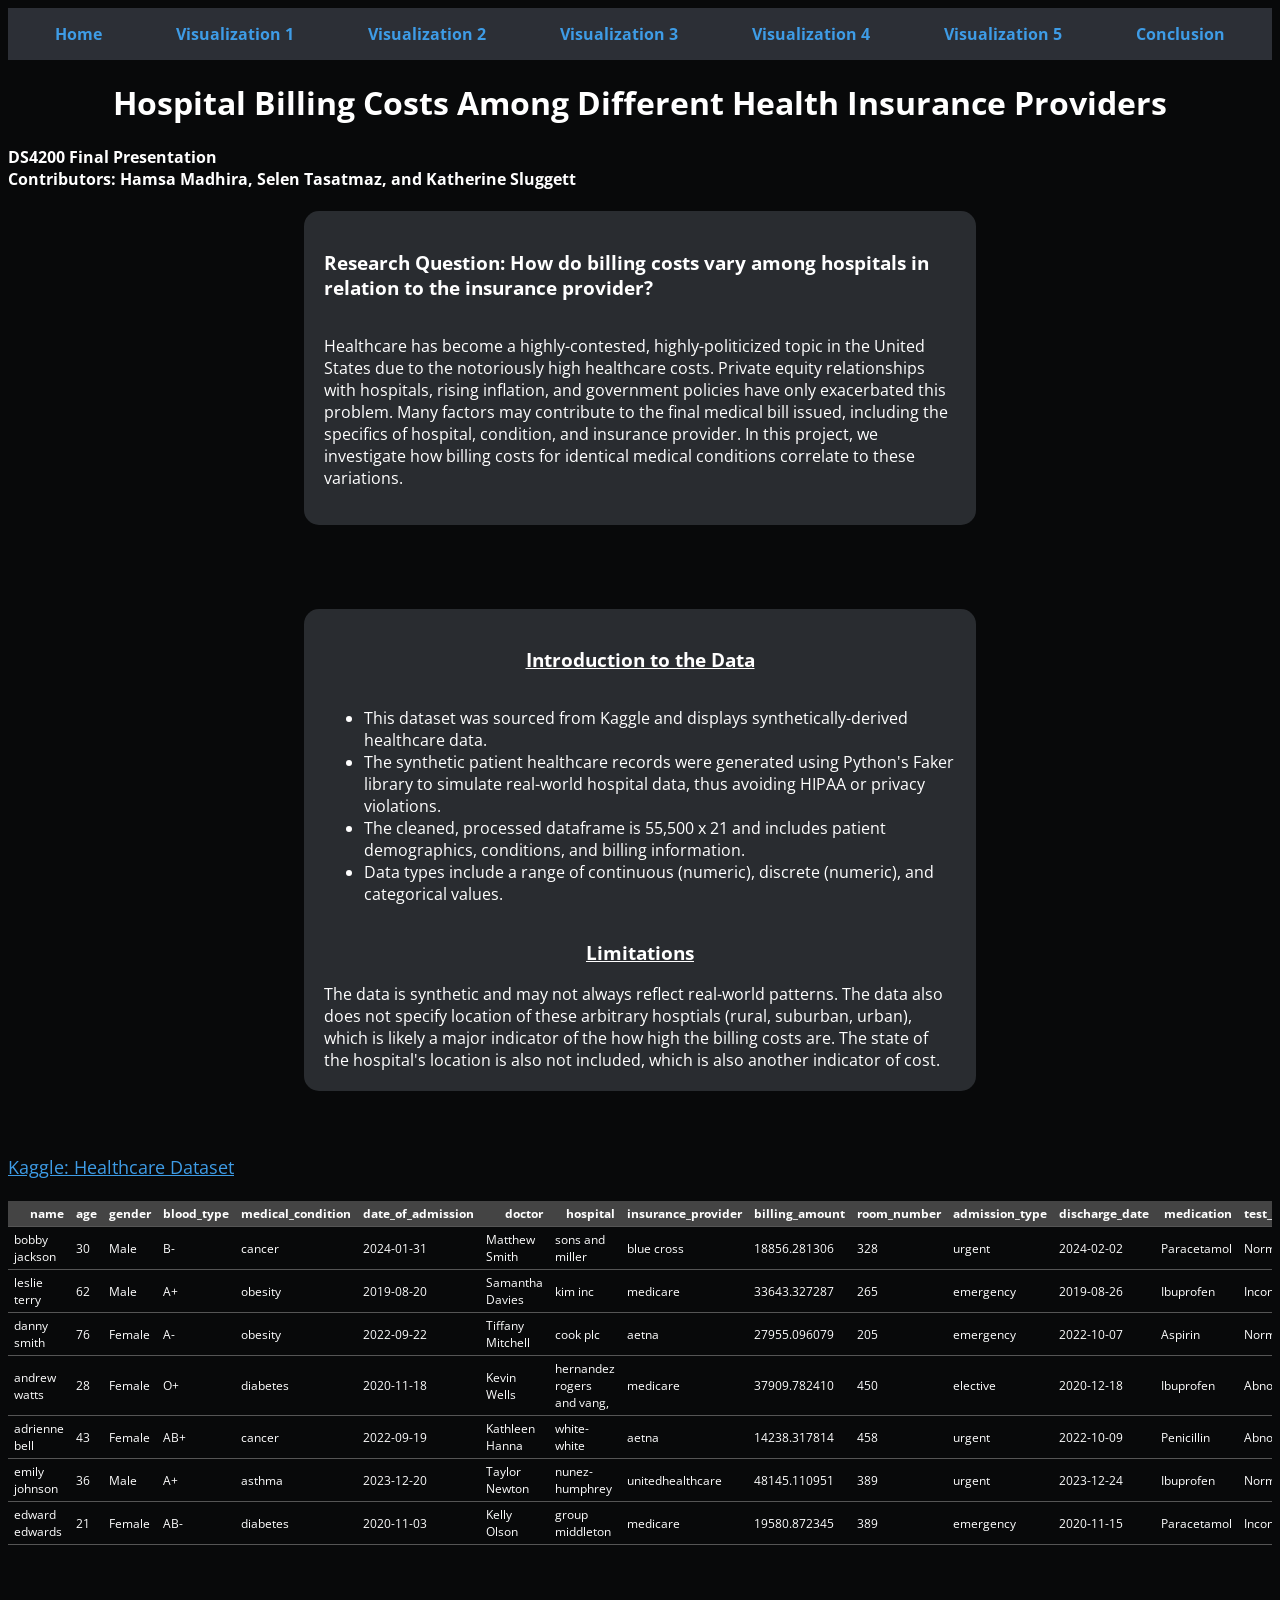
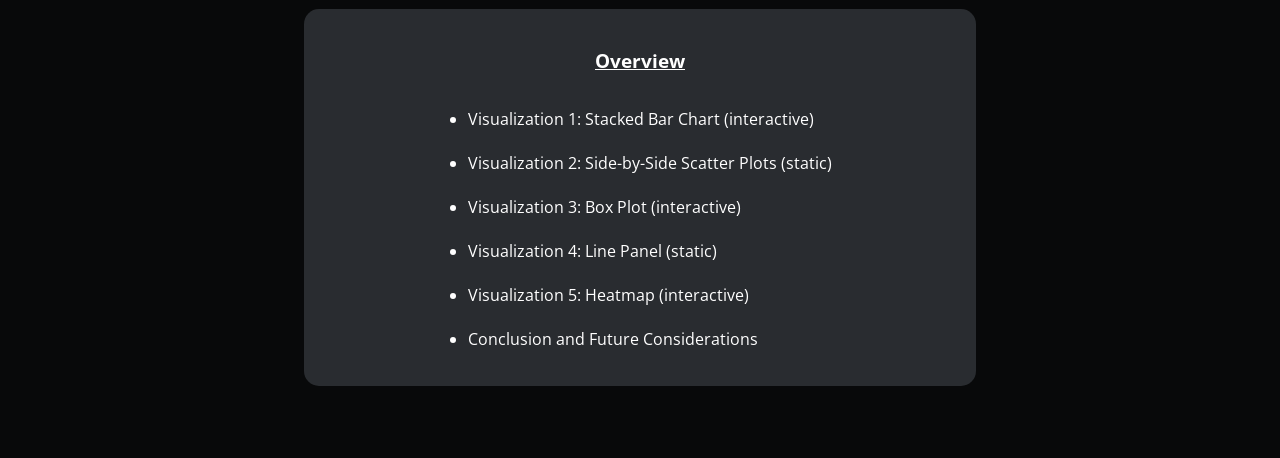
<file: index.html>
<!DOCTYPE html>
<html lang="en">
<head>
    <meta charset="UTF-8">
    <meta name="viewport" content="width=device-width, initial-scale=1.0">
    <title>DS4200 Final Presentation</title>

    <link href="https://fonts.googleapis.com/css2?family=Open+Sans&display=swap" rel="stylesheet">

    <link rel="stylesheet" href="webpage/proj_style.css">
</head>

<body>
    <nav class="navbar">
    <ul>
        <li><a href="index.html">Home</a></li>
        <li><a href="proj_viz1.html">Visualization 1</a></li>
        <li><a href="proj_viz2.html">Visualization 2</a></li>
        <li><a href="proj_viz3.html">Visualization 3</a></li>
        <li><a href="proj_viz4.html">Visualization 4</a></li>
        <li><a href="proj_viz5.html">Visualization 5</a></li>
        <li><a href="proj_conclusion.html">Conclusion</a></li>
    </ul>
</nav>
    <h1>
        Hospital Billing Costs Among Different Health Insurance Providers
    </h1>

    <h4>
        DS4200 Final Presentation
        <br>
        Contributors: Hamsa Madhira, Selen Tasatmaz, and Katherine Sluggett
    </h4>

    <div class="A">
        <h3>
            <b>Research Question: How do billing costs vary among hospitals in relation to the insurance provider?</b>
        </h3>
        <p>
            Healthcare has become a highly-contested, highly-politicized topic in the United States due to the notoriously high healthcare costs.
            Private equity relationships with hospitals, rising inflation, and government policies have only exacerbated this problem.
            Many factors may contribute to the final medical bill issued, including the specifics of hospital, condition, and insurance provider.
            In this project, we investigate how billing costs for identical medical conditions correlate to these variations.
        </p>
    </div>
    
    <br><br>
    
    <div class="A">
        <h3><u>Introduction to the Data</u></h3>
        <ul>
            <li>This dataset was sourced from Kaggle and displays synthetically-derived healthcare data.</li>
            <li>The synthetic patient healthcare records were generated using Python's Faker library to simulate real-world hospital data, thus avoiding HIPAA or privacy violations.</li>
            <li>The cleaned, processed dataframe is 55,500 x 21 and includes patient demographics, conditions, and billing information.</li>
            <li>Data types include a range of continuous (numeric), discrete (numeric), and categorical values. </li>
        </ul>
        
        <h3><u>Limitations</u></h3>
            The data is synthetic and may not always reflect real-world patterns. The data also does not specify location of these arbitrary hosptials (rural, suburban, urban), 
            which is likely a major indicator of the how high the billing costs are. The state of the hospital's location is also not included, which is also another indicator of cost. 
      </div>  
    
    <br><br>
        <a href="https://www.kaggle.com/datasets/prasad22/healthcare-dataset">
            Kaggle: Healthcare Dataset 
        </a>
    <br><br>

    <head>
        <link rel="stylesheet" href="https://cdn.datatables.net/1.13.6/css/jquery.dataTables.min.css">
        <script src="https://code.jquery.com/jquery-3.7.0.min.js"></script>
        <script src="https://cdn.datatables.net/1.13.6/js/jquery.dataTables.min.js"></script>
    </head>
    
<div class="table-container">
        <table id="myTable" class="dataframe">
  <thead>
    <tr style="text-align: right;">
      <th>name</th>
      <th>age</th>
      <th>gender</th>
      <th>blood_type</th>
      <th>medical_condition</th>
      <th>date_of_admission</th>
      <th>doctor</th>
      <th>hospital</th>
      <th>insurance_provider</th>
      <th>billing_amount</th>
      <th>room_number</th>
      <th>admission_type</th>
      <th>discharge_date</th>
      <th>medication</th>
      <th>test_results</th>
      <th>first_name</th>
      <th>last_name</th>
      <th>length_of_stay</th>
      <th>year</th>
      <th>age_group</th>
      <th>daily_billing</th>
    </tr>
  </thead>
  <tbody>
    <tr>
      <td>bobby jackson</td>
      <td>30</td>
      <td>Male</td>
      <td>B-</td>
      <td>cancer</td>
      <td>2024-01-31</td>
      <td>Matthew Smith</td>
      <td>sons and miller</td>
      <td>blue cross</td>
      <td>18856.281306</td>
      <td>328</td>
      <td>urgent</td>
      <td>2024-02-02</td>
      <td>Paracetamol</td>
      <td>Normal</td>
      <td>bobby</td>
      <td>jackson</td>
      <td>2</td>
      <td>2024</td>
      <td>18–35</td>
      <td>9428.140653</td>
    </tr>
    <tr>
      <td>leslie terry</td>
      <td>62</td>
      <td>Male</td>
      <td>A+</td>
      <td>obesity</td>
      <td>2019-08-20</td>
      <td>Samantha Davies</td>
      <td>kim inc</td>
      <td>medicare</td>
      <td>33643.327287</td>
      <td>265</td>
      <td>emergency</td>
      <td>2019-08-26</td>
      <td>Ibuprofen</td>
      <td>Inconclusive</td>
      <td>leslie</td>
      <td>terry</td>
      <td>6</td>
      <td>2019</td>
      <td>51–65</td>
      <td>5607.221214</td>
    </tr>
    <tr>
      <td>danny smith</td>
      <td>76</td>
      <td>Female</td>
      <td>A-</td>
      <td>obesity</td>
      <td>2022-09-22</td>
      <td>Tiffany Mitchell</td>
      <td>cook plc</td>
      <td>aetna</td>
      <td>27955.096079</td>
      <td>205</td>
      <td>emergency</td>
      <td>2022-10-07</td>
      <td>Aspirin</td>
      <td>Normal</td>
      <td>danny</td>
      <td>smith</td>
      <td>15</td>
      <td>2022</td>
      <td>65+</td>
      <td>1863.673072</td>
    </tr>
    <tr>
      <td>andrew watts</td>
      <td>28</td>
      <td>Female</td>
      <td>O+</td>
      <td>diabetes</td>
      <td>2020-11-18</td>
      <td>Kevin Wells</td>
      <td>hernandez rogers and vang,</td>
      <td>medicare</td>
      <td>37909.782410</td>
      <td>450</td>
      <td>elective</td>
      <td>2020-12-18</td>
      <td>Ibuprofen</td>
      <td>Abnormal</td>
      <td>andrew</td>
      <td>watts</td>
      <td>30</td>
      <td>2020</td>
      <td>18–35</td>
      <td>1263.659414</td>
    </tr>
    <tr>
      <td>adrienne bell</td>
      <td>43</td>
      <td>Female</td>
      <td>AB+</td>
      <td>cancer</td>
      <td>2022-09-19</td>
      <td>Kathleen Hanna</td>
      <td>white-white</td>
      <td>aetna</td>
      <td>14238.317814</td>
      <td>458</td>
      <td>urgent</td>
      <td>2022-10-09</td>
      <td>Penicillin</td>
      <td>Abnormal</td>
      <td>adrienne</td>
      <td>bell</td>
      <td>20</td>
      <td>2022</td>
      <td>36–50</td>
      <td>711.915891</td>
    </tr>
    <tr>
      <td>emily johnson</td>
      <td>36</td>
      <td>Male</td>
      <td>A+</td>
      <td>asthma</td>
      <td>2023-12-20</td>
      <td>Taylor Newton</td>
      <td>nunez-humphrey</td>
      <td>unitedhealthcare</td>
      <td>48145.110951</td>
      <td>389</td>
      <td>urgent</td>
      <td>2023-12-24</td>
      <td>Ibuprofen</td>
      <td>Normal</td>
      <td>emily</td>
      <td>johnson</td>
      <td>4</td>
      <td>2023</td>
      <td>36–50</td>
      <td>12036.277738</td>
    </tr>
    <tr>
      <td>edward edwards</td>
      <td>21</td>
      <td>Female</td>
      <td>AB-</td>
      <td>diabetes</td>
      <td>2020-11-03</td>
      <td>Kelly Olson</td>
      <td>group middleton</td>
      <td>medicare</td>
      <td>19580.872345</td>
      <td>389</td>
      <td>emergency</td>
      <td>2020-11-15</td>
      <td>Paracetamol</td>
      <td>Inconclusive</td>
      <td>edward</td>
      <td>edwards</td>
      <td>12</td>
      <td>2020</td>
      <td>18–35</td>
      <td>1631.739362</td>
    </tr>
    </tbody>
    </table>
</div>

    <script>
        $(document).ready(function () {
        $('#myTable').DataTable();
        });
    </script>

    <br><br>
    
    <div class="A">
        <h3><u>Overview</u></h3>

        <ul class="center-list">
            <li>Visualization 1: Stacked Bar Chart (interactive)</li>
                <br>
            <li>Visualization 2: Side-by-Side Scatter Plots (static)</li>
                <br>
            <li>Visualization 3: Box Plot (interactive)</li>
                <br>
            <li>Visualization 4: Line Panel (static)</li>
                <br>
            <li>Visualization 5: Heatmap (interactive)</li>
                <br>
            <li>Conclusion and Future Considerations</li>
        </ul>
        
    </div>
    
    <br><br>
        

</body>
</html>
</file>
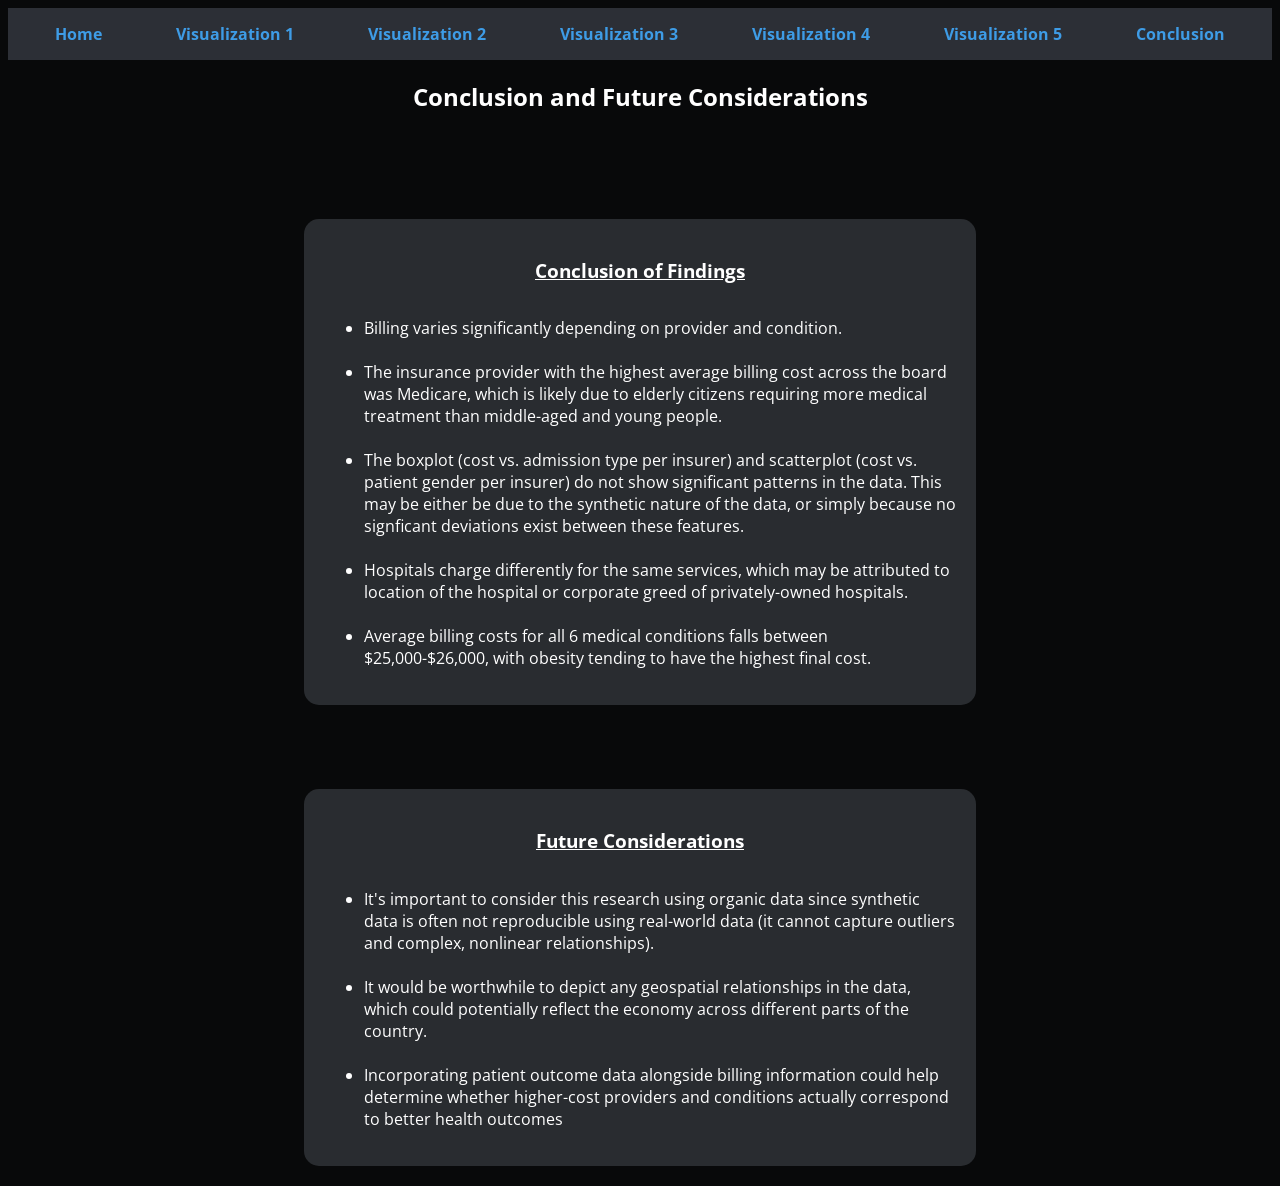
<file: proj_conclusion.html>
<!DOCTYPE html>
<html>

<head>
    <meta charset="UTF-8">
    <meta name="viewport" content="width=device-width, initial-scale=1.0">
    <title>DS4200 Final Presentation</title>

    <link href="https://fonts.googleapis.com/css2?family=Open+Sans&display=swap" rel="stylesheet">

    <link rel="stylesheet" href="webpage/proj_style.css">
</head>

<body>
    <nav class="navbar">
    <ul>
        <li><a href="index.html">Home</a></li>
        <li><a href="proj_viz1.html">Visualization 1</a></li>
        <li><a href="proj_viz2.html">Visualization 2</a></li>
        <li><a href="proj_viz3.html">Visualization 3</a></li>
        <li><a href="proj_viz4.html">Visualization 4</a></li>
        <li><a href="proj_viz5.html">Visualization 5</a></li>
        <li><a href="proj_conclusion.html">Conclusion</a></li>
    </ul>
</nav>
    <h2>
        Conclusion and Future Considerations
    </h2>
    
    <br><br><br>
    
    <div class="A">
        <h3>
            <u>Conclusion of Findings</u>
            </h3>
        <ul>
            <li>Billing varies significantly depending on provider and condition.</li>
                <br>
            <li>The insurance provider with the highest average billing cost across the board was Medicare, which is likely due to elderly citizens 
                requiring more medical treatment than middle-aged and young people.</li>
                <br>
            <li>The boxplot (cost vs. admission type per insurer) and scatterplot (cost vs. patient gender per insurer) do not show significant patterns in the data.
            This may be either be due to the synthetic nature of the data, or simply because no signficant deviations exist between these features.</li>
                <br>
            <li>Hospitals charge differently for the same services, which may be attributed to location of the hospital or corporate greed of privately-owned hospitals.</li>
                <br>
            <li>Average billing costs for all 6 medical conditions falls between $25,000-$26,000, with obesity tending to have the highest final cost.</li>
        </ul>
    </div>
    
    <br><br>
    
    <div class="A">
        <h3>
            <u>Future Considerations</u>
            </h3>
        <ul>
            <li> It's important to consider this research using organic data since synthetic data is often not reproducible using real-world data (it cannot capture outliers and complex, nonlinear relationships). </li>
                <br>
            <li> It would be worthwhile to depict any geospatial relationships in the data, which could potentially reflect the economy across different parts of the country. </li>
                <br>
            <li> Incorporating patient outcome data alongside billing information could help determine whether higher-cost providers and conditions actually correspond to better health outcomes </li>
            
        </ul>
    </div>
    
</body>
</html>
</file>
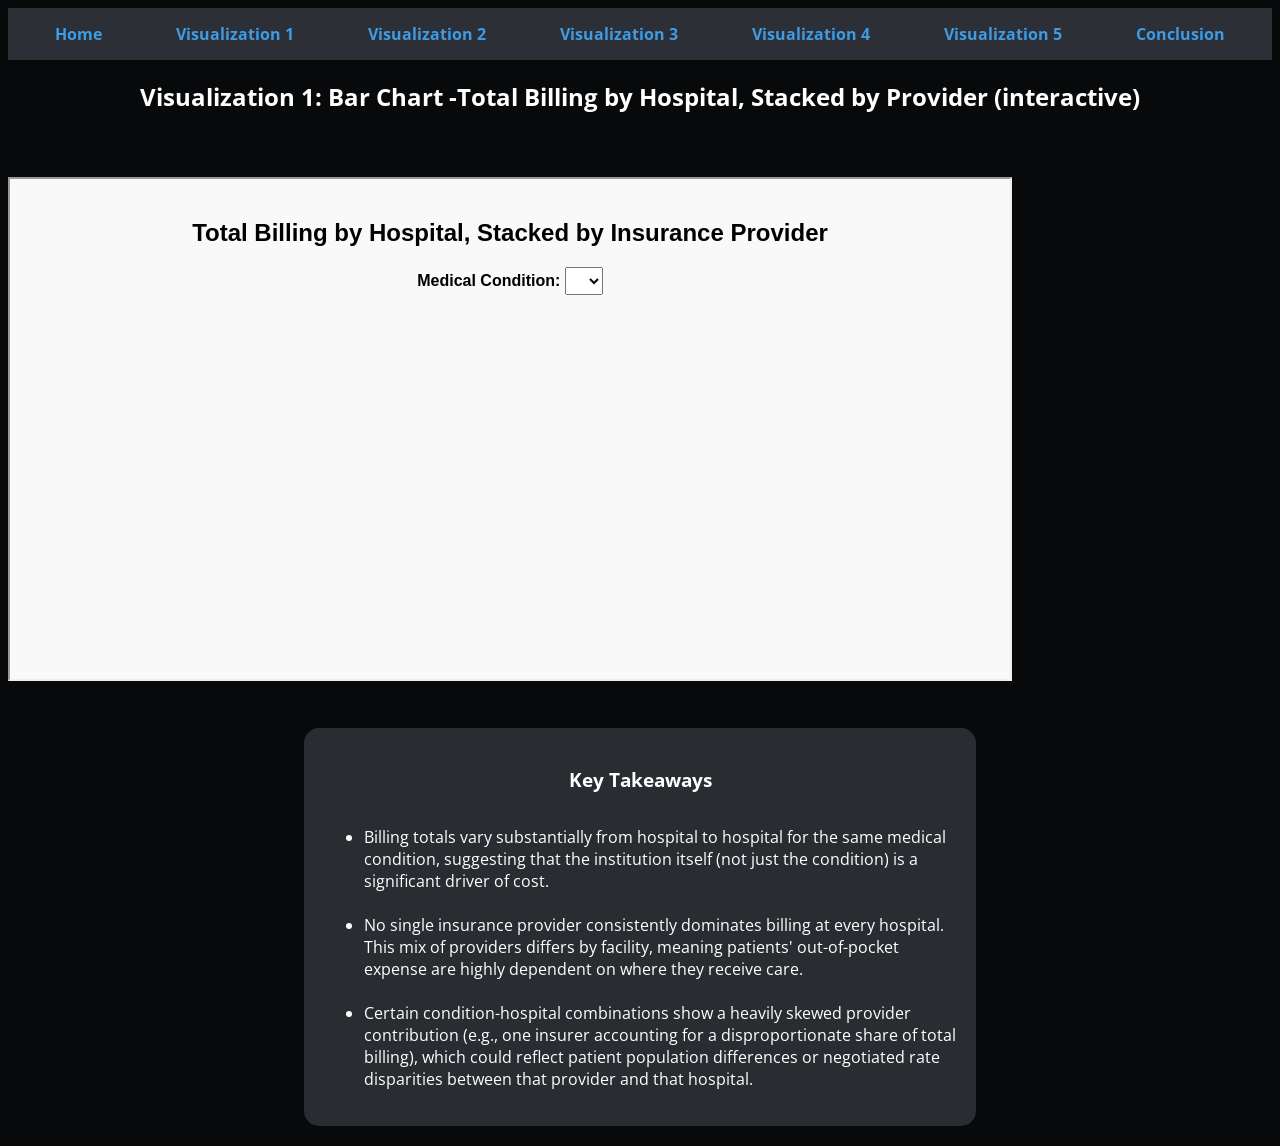
<file: proj_viz1.html>
<!DOCTYPE html>
<html>
    <head>
    <meta charset="UTF-8">
    <meta name="viewport" content="width=device-width, initial-scale=1.0">
    <title>DS4200 Final Presentation</title>

    <link href="https://fonts.googleapis.com/css2?family=Open+Sans&display=swap" rel="stylesheet">

    <link rel="stylesheet" href="webpage/proj_style.css">
</head>

<body>
    <nav class="navbar">
    <ul>
        <li><a href="index.html">Home</a></li>
        <li><a href="proj_viz1.html">Visualization 1</a></li>
        <li><a href="proj_viz2.html">Visualization 2</a></li>
        <li><a href="proj_viz3.html">Visualization 3</a></li>
        <li><a href="proj_viz4.html">Visualization 4</a></li>
        <li><a href="proj_viz5.html">Visualization 5</a></li>
        <li><a href="proj_conclusion.html">Conclusion</a></li>
    </ul>
</nav>
    <h2>
        Visualization 1: Bar Chart -Total Billing by Hospital, Stacked by Provider (interactive)
    </h2>

<br><br>
    
   <iframe src="interactive_viz/interactive_stacked_bar.html" width="1000" height="500"></iframe>

<br><br>

    <div class="A">
        <h3>Key Takeaways</h3>
        <ul>
            <li> Billing totals vary substantially from hospital to hospital for the same medical condition, suggesting that the institution itself (not just the condition) is a significant driver of cost. </li>
                <br>
            <li> No single insurance provider consistently dominates billing at every hospital. This mix of providers differs by facility, meaning patients' out-of-pocket expense are highly dependent on where they receive care. </li>
                <br>
            <li> Certain condition-hospital combinations show a heavily skewed provider contribution (e.g., one insurer accounting for a disproportionate share of total billing), which could reflect patient population differences or negotiated rate disparities between that provider and that hospital. </li>
        </ul>
    </div>  

</body>
    
</html>
</file>
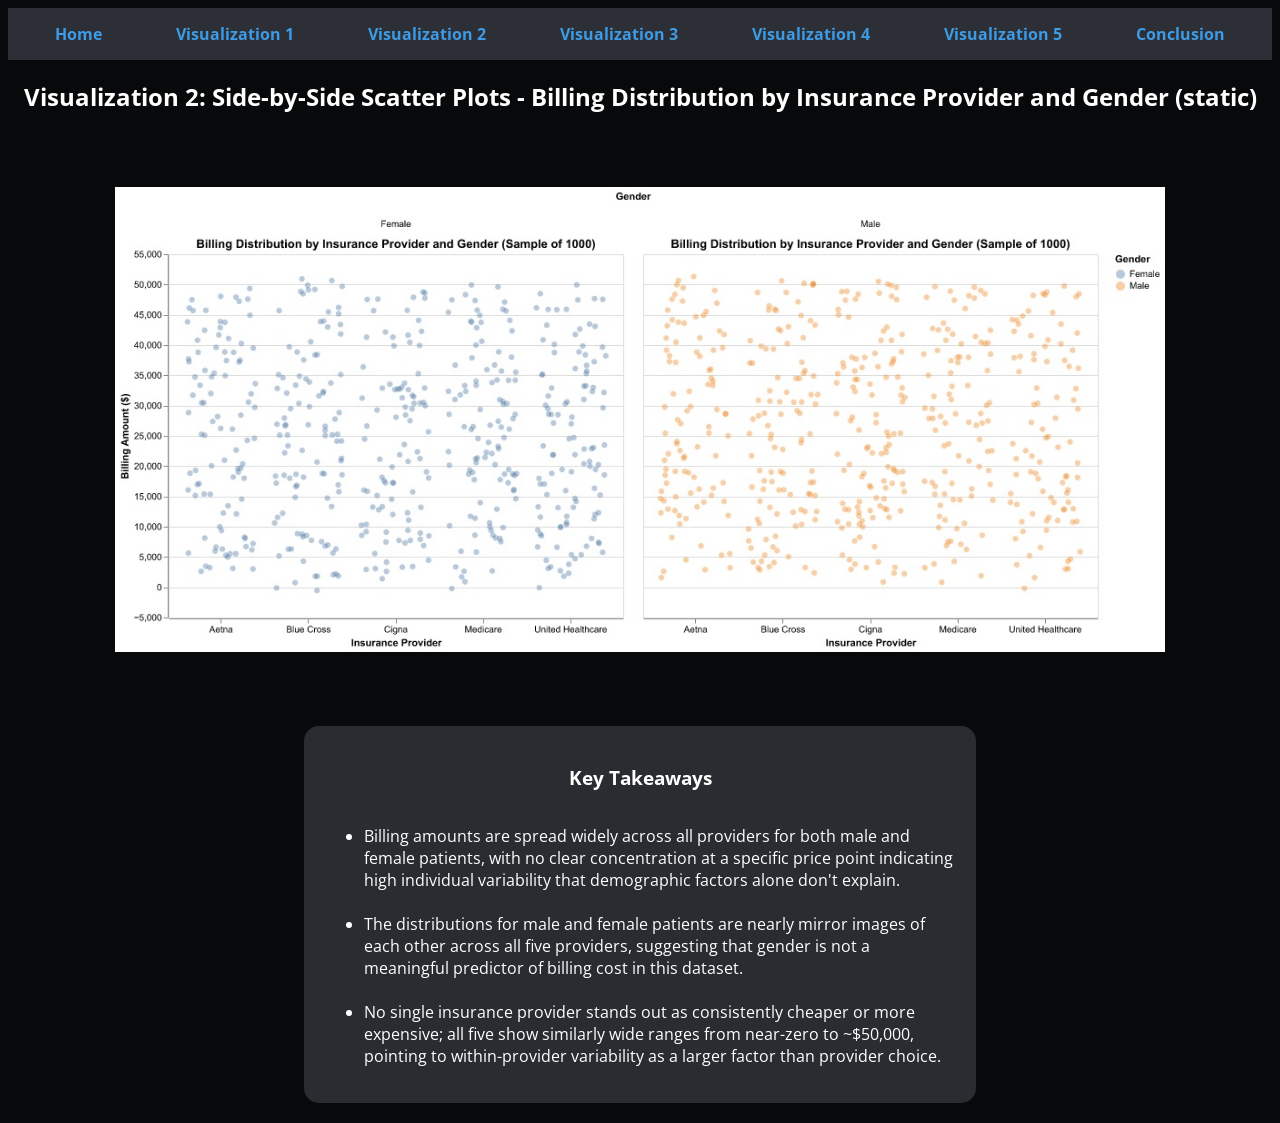
<file: proj_viz2.html>
<!DOCTYPE html>
<html>

<head>
    <meta charset="UTF-8">
    <meta name="viewport" content="width=device-width, initial-scale=1.0">
    <title>DS4200 Final Presentation</title>

    <link href="https://fonts.googleapis.com/css2?family=Open+Sans&display=swap" rel="stylesheet">

    <link rel="stylesheet" href="webpage/proj_style.css">
</head>

<body>
    <nav class="navbar">
    <ul>
        <li><a href="index.html">Home</a></li>
        <li><a href="proj_viz1.html">Visualization 1</a></li>
        <li><a href="proj_viz2.html">Visualization 2</a></li>
        <li><a href="proj_viz3.html">Visualization 3</a></li>
        <li><a href="proj_viz4.html">Visualization 4</a></li>
        <li><a href="proj_viz5.html">Visualization 5</a></li>
        <li><a href="proj_conclusion.html">Conclusion</a></li>
    </ul>
</nav>
    <h2>
        Visualization 2: Side-by-Side Scatter Plots - Billing Distribution by Insurance Provider and Gender (static)
    </h2>

<br><br>
    
     <img src="static_viz/billing_by_gender.jpg" width="1050">

<br><br>

    <div class="A">
        <h3>Key Takeaways</h3>
        <ul>
            <li> Billing amounts are spread widely across all providers for both male and female patients, with no clear concentration at a specific price point indicating high individual variability that demographic factors alone don't explain. </li>
                <br>
            <li> The distributions for male and female patients are nearly mirror images of each other across all five providers, suggesting that gender is not a meaningful predictor of billing cost in this dataset. </li>
                <br>
            <li> No single insurance provider stands out as consistently cheaper or more expensive; all five show similarly wide ranges from near-zero to ~$50,000, pointing to within-provider variability as a larger factor than provider choice. </li>
        </ul>
    </div>  

</body>
</html>
</file>
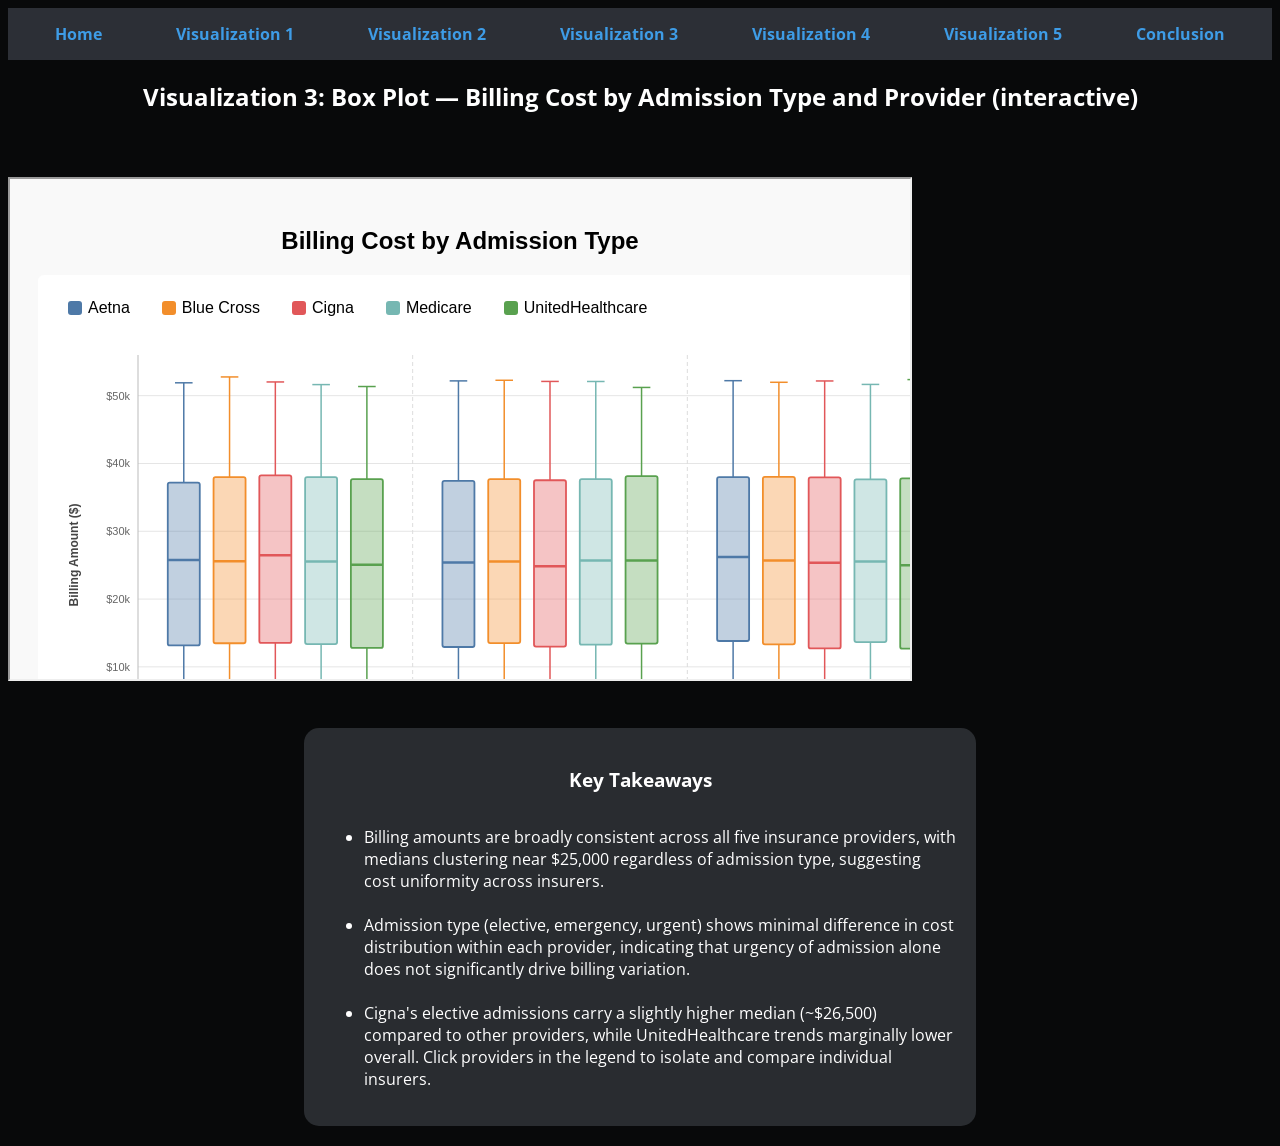
<file: proj_viz3.html>
<!DOCTYPE html>
<html>
    <head>
    <meta charset="UTF-8">
    <meta name="viewport" content="width=device-width, initial-scale=1.0">
    <title>DS4200 Final Presentation</title>

    <link href="https://fonts.googleapis.com/css2?family=Open+Sans&display=swap" rel="stylesheet">

    <link rel="stylesheet" href="webpage/proj_style.css">
</head>

<body>
    <nav class="navbar">
    <ul>
        <li><a href="index.html">Home</a></li>
        <li><a href="proj_viz1.html">Visualization 1</a></li>
        <li><a href="proj_viz2.html">Visualization 2</a></li>
        <li><a href="proj_viz3.html">Visualization 3</a></li>
        <li><a href="proj_viz4.html">Visualization 4</a></li>
        <li><a href="proj_viz5.html">Visualization 5</a></li>
        <li><a href="proj_conclusion.html">Conclusion</a></li>
    </ul>
</nav>

    <h2>
        Visualization 3: Box Plot — Billing Cost by Admission Type and Provider (interactive)
    </h2>

<br><br>

    <iframe src="interactive_viz/interactive_box_plots.html" width="900" height="500"></iframe>

<br><br>

    <div class="A">
        <h3>Key Takeaways</h3>
        <ul>
            <li>Billing amounts are broadly consistent across all five insurance providers, with medians clustering near $25,000 regardless of admission type, suggesting cost uniformity across insurers.</li>
               <br>
            <li>Admission type (elective, emergency, urgent) shows minimal difference in cost distribution within each provider, indicating that urgency of admission alone does not significantly drive billing variation.</li>
                <br>
            <li>Cigna's elective admissions carry a slightly higher median (~$26,500) compared to other providers, while UnitedHealthcare trends marginally lower overall. Click providers in the legend to isolate and compare individual insurers.</li>
        </ul>
    </div>

</body>

</html>
</file>
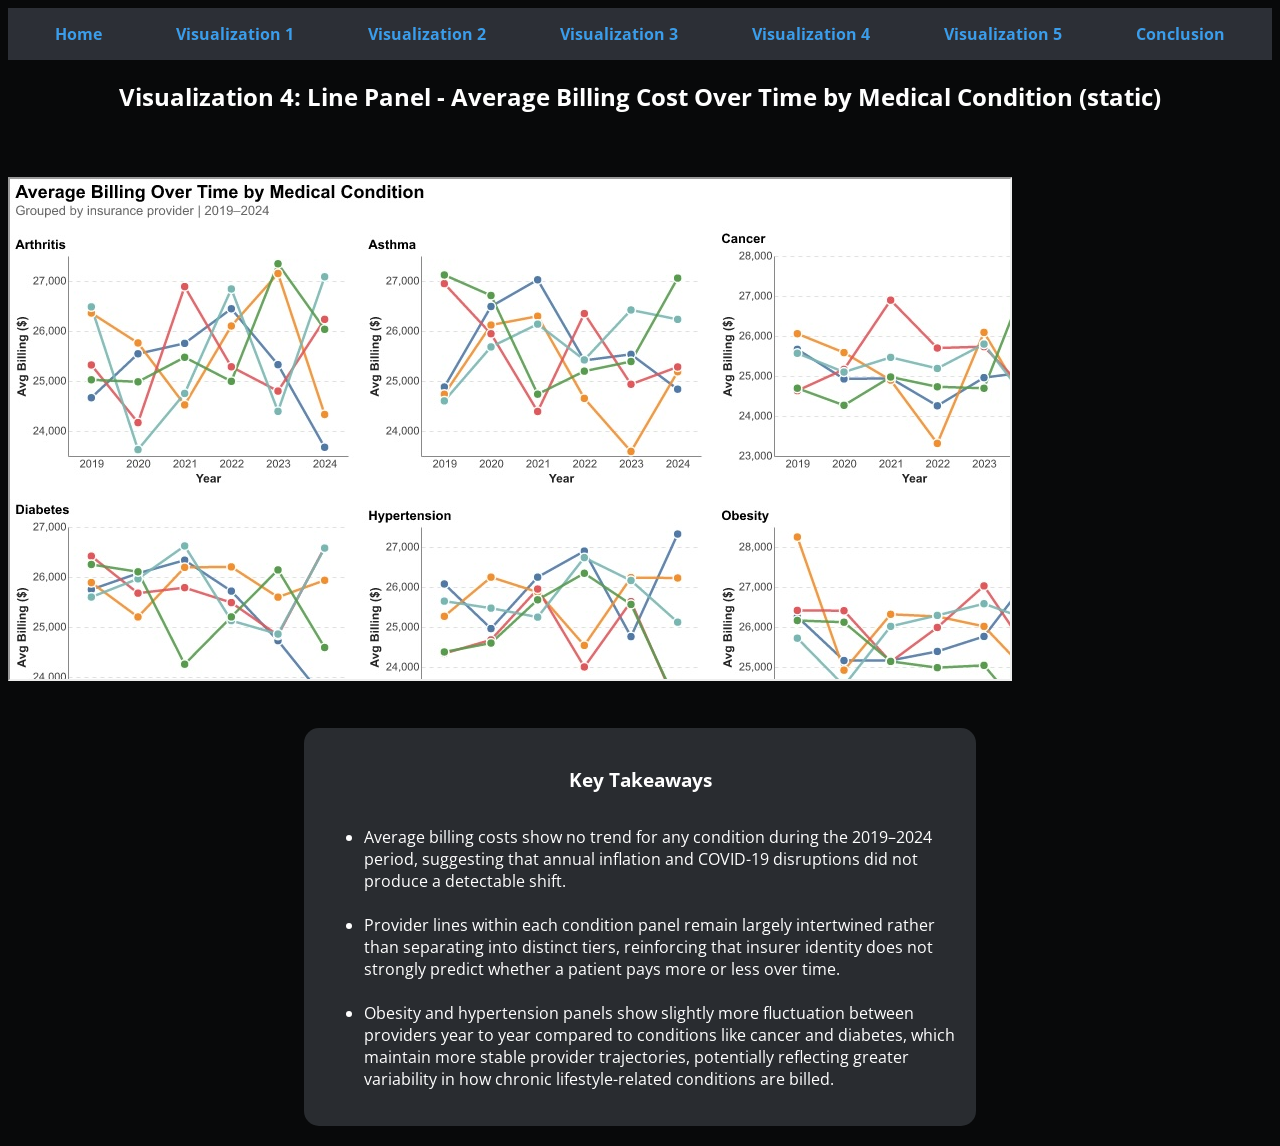
<file: proj_viz4.html>
<!DOCTYPE html>
<html>

<head>
    <meta charset="UTF-8">
    <meta name="viewport" content="width=device-width, initial-scale=1.0">
    <title>DS4200 Final Presentation</title>

    <link href="https://fonts.googleapis.com/css2?family=Open+Sans&display=swap" rel="stylesheet">

    <link rel="stylesheet" href="webpage/proj_style.css">
</head>

<body>
    <nav class="navbar">
    <ul>
        <li><a href="index.html">Home</a></li>
        <li><a href="proj_viz1.html">Visualization 1</a></li>
        <li><a href="proj_viz2.html">Visualization 2</a></li>
        <li><a href="proj_viz3.html">Visualization 3</a></li>
        <li><a href="proj_viz4.html">Visualization 4</a></li>
        <li><a href="proj_viz5.html">Visualization 5</a></li>
        <li><a href="proj_conclusion.html">Conclusion</a></li>
    </ul>
</nav>
    <h2>
        Visualization 4: Line Panel - Average Billing Cost Over Time by Medical Condition (static)
    </h2>

<br><br>  
     <iframe src="static_viz/line_panel.jpg" width="1000" height="500"></iframe>
<br><br>

    <div class="A">
        <h3>Key Takeaways</h3>
        <ul>
            <li> Average billing costs show no trend for any condition during the 2019–2024 period, suggesting that annual inflation and COVID-19 disruptions did not produce a detectable shift. </li>
                <br>
            <li> Provider lines within each condition panel remain largely intertwined rather than separating into distinct tiers, reinforcing that insurer identity does not strongly predict whether a patient pays more or less over time. </li>
                <br>
            <li> Obesity and hypertension panels show slightly more fluctuation between providers year to year compared to conditions like cancer and diabetes, which maintain more stable provider trajectories, potentially reflecting greater variability in how chronic lifestyle-related conditions are billed. </li>
        </ul>
    </div>  
</body>
</html>
</file>
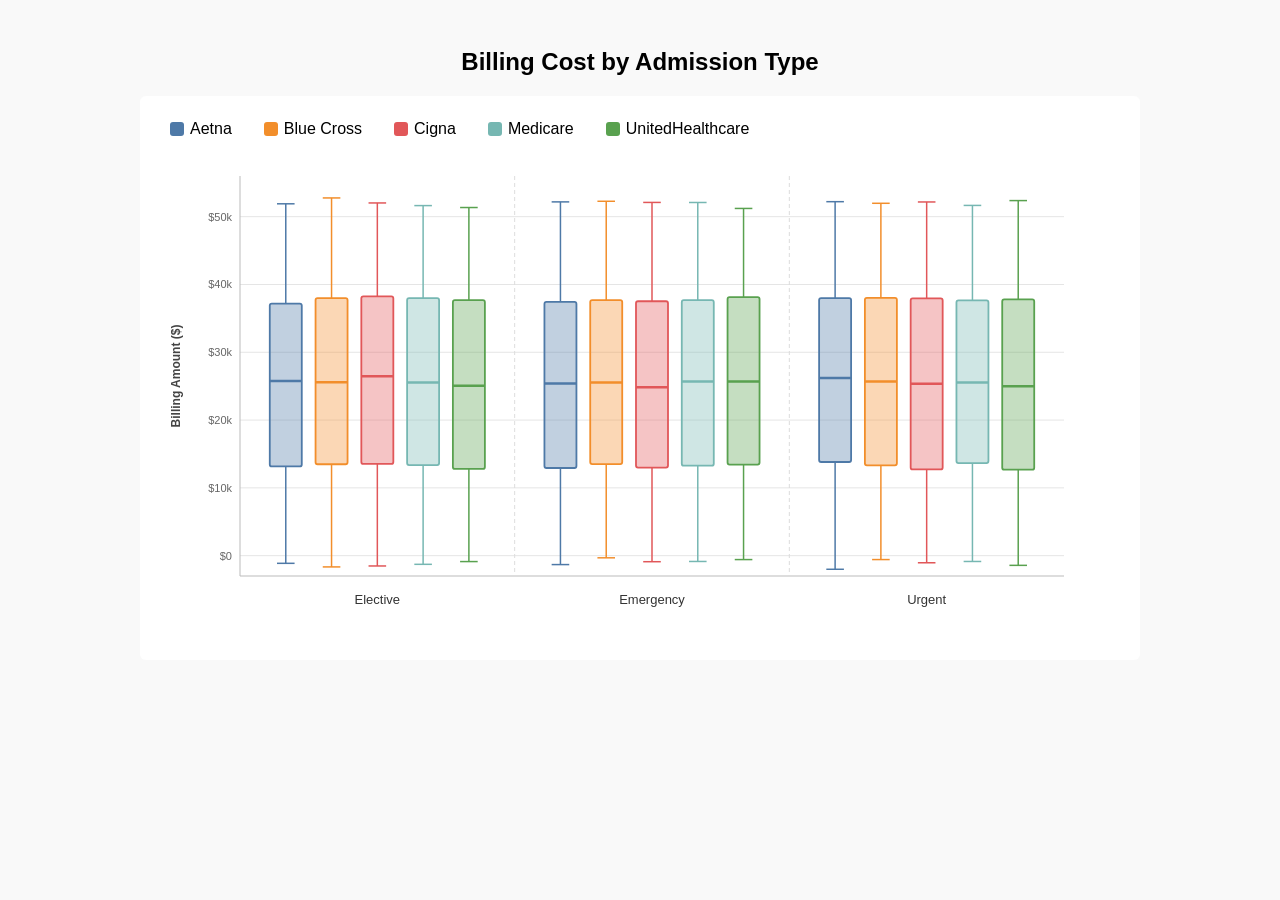
<file: interactive_viz/interactive_box_plots.html>
<!DOCTYPE html>
<html>
<head>
<meta charset="UTF-8">
<title>Interactive Box Plot</title>

<style>
body {
    font-family: 'Open Sans', sans-serif;
    background: #f9f9f9;
    padding: 20px;
}

#chart-container {
    background: #fff;
    border-radius: 6px;
    padding: 20px;
    width: 960px;
    margin: auto;
}

#legend {
    display: flex;
    gap: 12px;
    flex-wrap: wrap;
    margin-bottom: 14px;
}

.legend-item {
    display: flex;
    align-items: center;
    gap: 6px;
    cursor: pointer;
    padding: 4px 10px;
    border-radius: 20px;
}

.legend-item.inactive {
    opacity: 0.3;
}

.legend-swatch {
    width: 14px;
    height: 14px;
    border-radius: 3px;
}

#bp-tooltip {
    position: absolute;
    background: rgba(25,25,25,0.9);
    color: #fff;
    padding: 8px;
    border-radius: 5px;
    font-size: 12px;
    display: none;
}
</style>
</head>

<body>

<h2 style="text-align:center;">
Billing Cost by Admission Type
</h2>

<div id="chart-container">
    <div id="legend"></div>
    <svg id="bp-chart" width="924" height="480"></svg>
</div>

<div id="bp-tooltip"></div>

<script>
// ── Data ──────────────────────────────────────────────────────────────────
    const RAW = {"elective": {"aetna": {"min": -1130.0, "q1": 13161.14, "median": 25748.79, "q3": 37186.61, "max": 51899.02, "outliers": [], "n": 3754}, "blue cross": {"min": -1660.01, "q1": 13483.82, "median": 25562.97, "q3": 37988.72, "max": 52764.28, "outliers": [], "n": 3747}, "cigna": {"min": -1520.42, "q1": 13527.8, "median": 26459.5, "q3": 38248.39, "max": 52024.73, "outliers": [], "n": 3709}, "medicare": {"min": -1277.65, "q1": 13355.78, "median": 25533.82, "q3": 37977.44, "max": 51633.86, "outliers": [], "n": 3679}, "unitedhealthcare": {"min": -872.23, "q1": 12787.55, "median": 25045.09, "q3": 37682.01, "max": 51350.51, "outliers": [], "n": 3766}}, "emergency": {"aetna": {"min": -1316.62, "q1": 12929.55, "median": 25401.53, "q3": 37423.61, "max": 52181.84, "outliers": [], "n": 3675}, "blue cross": {"min": -317.63, "q1": 13515.74, "median": 25534.25, "q3": 37692.72, "max": 52271.66, "outliers": [], "n": 3629}, "cigna": {"min": -892.27, "q1": 12991.17, "median": 24838.28, "q3": 37524.56, "max": 52102.24, "outliers": [], "n": 3677}, "medicare": {"min": -855.8, "q1": 13275.07, "median": 25677.06, "q3": 37684.58, "max": 52092.67, "outliers": [], "n": 3675}, "unitedhealthcare": {"min": -577.73, "q1": 13428.34, "median": 25670.64, "q3": 38138.43, "max": 51214.83, "outliers": [], "n": 3613}}, "urgent": {"aetna": {"min": -2008.49, "q1": 13811.71, "median": 26223.17, "q3": 37990.77, "max": 52211.85, "outliers": [], "n": 3484}, "blue cross": {"min": -576.73, "q1": 13327.61, "median": 25704.99, "q3": 38029.29, "max": 51975.97, "outliers": [], "n": 3683}, "cigna": {"min": -1049.01, "q1": 12724.44, "median": 25371.04, "q3": 37949.04, "max": 52170.04, "outliers": [], "n": 3863}, "medicare": {"min": -857.13, "q1": 13649.77, "median": 25545.9, "q3": 37644.18, "max": 51661.01, "outliers": [], "n": 3800}, "unitedhealthcare": {"min": -1428.84, "q1": 12689.33, "median": 25006.06, "q3": 37795.12, "max": 52373.03, "outliers": [], "n": 3746}}};

    const PROVIDERS  = ["aetna", "blue cross", "cigna", "medicare", "unitedhealthcare"];
    const ADMISSIONS = ["elective", "emergency", "urgent"];

    const COLORS = {
        "aetna":            "#4e79a7",
        "blue cross":       "#f28e2b",
        "cigna":            "#e15759",
        "medicare":         "#76b7b2",
        "unitedhealthcare": "#59a14f"
    };

    const LABELS = {
        "aetna":            "Aetna",
        "blue cross":       "Blue Cross",
        "cigna":            "Cigna",
        "medicare":         "Medicare",
        "unitedhealthcare": "UnitedHealthcare"
    };

    // Active state for each provider
    const active = { "aetna":true, "blue cross":true, "cigna":true, "medicare":true, "unitedhealthcare":true };

    // ── SVG setup ─────────────────────────────────────────────────────────────
    const svg    = document.getElementById('bp-chart');
    const W      = +svg.getAttribute('width');
    const H      = +svg.getAttribute('height');
    const MARGIN = { top: 20, right: 20, bottom: 60, left: 80 };
    const PW     = W - MARGIN.left - MARGIN.right;
    const PH     = H - MARGIN.top  - MARGIN.bottom;
    const NS     = 'http://www.w3.org/2000/svg';

    function el(tag, attrs, parent) {
        const e = document.createElementNS(NS, tag);
        for (const [k,v] of Object.entries(attrs||{})) e.setAttribute(k, v);
        if (parent) parent.appendChild(e);
        return e;
    }
    function txt(content, attrs, parent) {
        const e = el('text', attrs, parent);
        e.textContent = content;
        return e;
    }

    // ── Scales ────────────────────────────────────────────────────────────────
    const Y_MIN = -3000, Y_MAX = 56000;
    function yScale(v) {
        return MARGIN.top + PH - (v - Y_MIN) / (Y_MAX - Y_MIN) * PH;
    }

    const ADM_COUNT  = ADMISSIONS.length;
    const GROUP_W    = PW / ADM_COUNT;

    // ── Tooltip ───────────────────────────────────────────────────────────────
    const tooltip = document.getElementById('bp-tooltip');
    document.addEventListener('mousemove', e => {
        tooltip.style.left = (e.clientX + 16) + 'px';
        tooltip.style.top  = (e.clientY - 10) + 'px';
    });
    function fmt(n) { return '$' + Math.round(n).toLocaleString('en-US'); }

    // ── Legend build ──────────────────────────────────────────────────────────
    const legendDiv = document.getElementById('legend');
    PROVIDERS.forEach(p => {
        const item = document.createElement('div');
        item.className = 'legend-item';
        item.id = 'leg-' + p;
        item.innerHTML = `<div class="legend-swatch" style="background:${COLORS[p]}"></div><span>${LABELS[p]}</span>`;
        item.addEventListener('click', () => {
            active[p] = !active[p];
            item.classList.toggle('inactive', !active[p]);
            render();
        });
        legendDiv.appendChild(item);
    });

    // ── Render ────────────────────────────────────────────────────────────────
    function render() {
        while (svg.firstChild) svg.removeChild(svg.firstChild);

        const g = el('g', { transform: `translate(0,0)` }, svg);

        // ── Y gridlines + axis labels ─────────────────────────────────────────
        const yTicks = [0, 10000, 20000, 30000, 40000, 50000];
        yTicks.forEach(t => {
            const y = yScale(t);
            el('line', { x1: MARGIN.left, x2: MARGIN.left + PW, y1: y, y2: y,
                         stroke: '#e5e5e5', 'stroke-width': 1 }, g);
            txt(t === 0 ? '$0' : `$${t/1000}k`, {
                x: MARGIN.left - 8, y: y + 4,
                'text-anchor': 'end', 'font-size': 11, fill: '#666',
                'font-family': 'Open Sans, sans-serif'
            }, g);
        });

        // Y axis line
        el('line', { x1: MARGIN.left, x2: MARGIN.left, y1: MARGIN.top, y2: MARGIN.top + PH,
                     stroke: '#bbb', 'stroke-width': 1 }, g);

        // Y axis label
        const ylg = el('g', {
            transform: `rotate(-90) translate(${-(MARGIN.top + PH/2)}, ${MARGIN.left - 60})`
        }, g);
        txt('Billing Amount ($)', {
            'text-anchor': 'middle', 'font-size': 12, fill: '#444',
            'font-family': 'Open Sans, sans-serif', 'font-weight': '600'
        }, ylg);

        // X axis line
        el('line', {
            x1: MARGIN.left, x2: MARGIN.left + PW,
            y1: MARGIN.top + PH, y2: MARGIN.top + PH,
            stroke: '#bbb', 'stroke-width': 1
        }, g);

        // ── Draw each admission group ─────────────────────────────────────────
        const visibleProviders = PROVIDERS.filter(p => active[p]);
        const nVis = visibleProviders.length;

        ADMISSIONS.forEach((adm, ai) => {
            const groupLeft   = MARGIN.left + ai * GROUP_W;
            const groupCenter = groupLeft + GROUP_W / 2;

            // X axis tick label
            txt(adm.charAt(0).toUpperCase() + adm.slice(1), {
                x: groupCenter, y: MARGIN.top + PH + 28,
                'text-anchor': 'middle', 'font-size': 13, fill: '#333',
                'font-family': 'Open Sans, sans-serif'
            }, g);

            // Group divider
            if (ai > 0) {
                el('line', {
                    x1: groupLeft, x2: groupLeft,
                    y1: MARGIN.top, y2: MARGIN.top + PH,
                    stroke: '#ddd', 'stroke-dasharray': '4,3', 'stroke-width': 1
                }, g);
            }

            if (nVis === 0) return;

            const boxW   = Math.min(32, GROUP_W / (nVis + 1) - 4);
            const halfBW = boxW / 2;
            const spacing = GROUP_W / (nVis + 1);

            visibleProviders.forEach((prov, pi) => {
                const stats = RAW[adm]?.[prov];
                if (!stats) return;

                const cx     = groupLeft + spacing * (pi + 1);
                const color  = COLORS[prov];

                const yQ1   = yScale(stats.q1);
                const yQ3   = yScale(stats.q3);
                const yMed  = yScale(stats.median);
                const yWMin = yScale(stats.min);
                const yWMax = yScale(stats.max);

                // Whisker lines
                el('line', { x1:cx, x2:cx, y1:yWMax, y2:yQ3,
                             stroke:color, 'stroke-width':1.5 }, g);
                el('line', { x1:cx, x2:cx, y1:yQ1, y2:yWMin,
                             stroke:color, 'stroke-width':1.5 }, g);
                // Whisker caps
                el('line', { x1:cx-halfBW*0.55, x2:cx+halfBW*0.55, y1:yWMax, y2:yWMax,
                             stroke:color, 'stroke-width':1.5 }, g);
                el('line', { x1:cx-halfBW*0.55, x2:cx+halfBW*0.55, y1:yWMin, y2:yWMin,
                             stroke:color, 'stroke-width':1.5 }, g);

                // IQR box (interactive)
                const boxRect = el('rect', {
                    x: cx - halfBW, y: yQ3,
                    width: boxW, height: Math.max(1, yQ1 - yQ3),
                    fill: color, 'fill-opacity': 0.35,
                    stroke: color, 'stroke-width': 1.8,
                    rx: 2, ry: 2,
                    style: 'cursor:pointer;'
                }, g);

                // Median line
                el('line', {
                    x1: cx - halfBW, x2: cx + halfBW, y1: yMed, y2: yMed,
                    stroke: color, 'stroke-width': 2.5
                }, g);

                // Hover
                boxRect.addEventListener('mouseenter', () => {
                    boxRect.setAttribute('fill-opacity', 0.65);
                    tooltip.style.display = 'block';
                    tooltip.innerHTML =
                        `<b>${LABELS[prov]}</b> — <b>${adm.charAt(0).toUpperCase()+adm.slice(1)}</b><br>` +
                        `Median: ${fmt(stats.median)}<br>` +
                        `IQR: ${fmt(stats.q1)} – ${fmt(stats.q3)}<br>` +
                        `Whiskers: ${fmt(stats.min)} – ${fmt(stats.max)}<br>` +
                        `n = ${stats.n.toLocaleString()}`;
                });
                boxRect.addEventListener('mouseleave', () => {
                    boxRect.setAttribute('fill-opacity', 0.35);
                    tooltip.style.display = 'none';
                });
            });
        });
    }

    render();
</script>

</body>
</html>
</file>
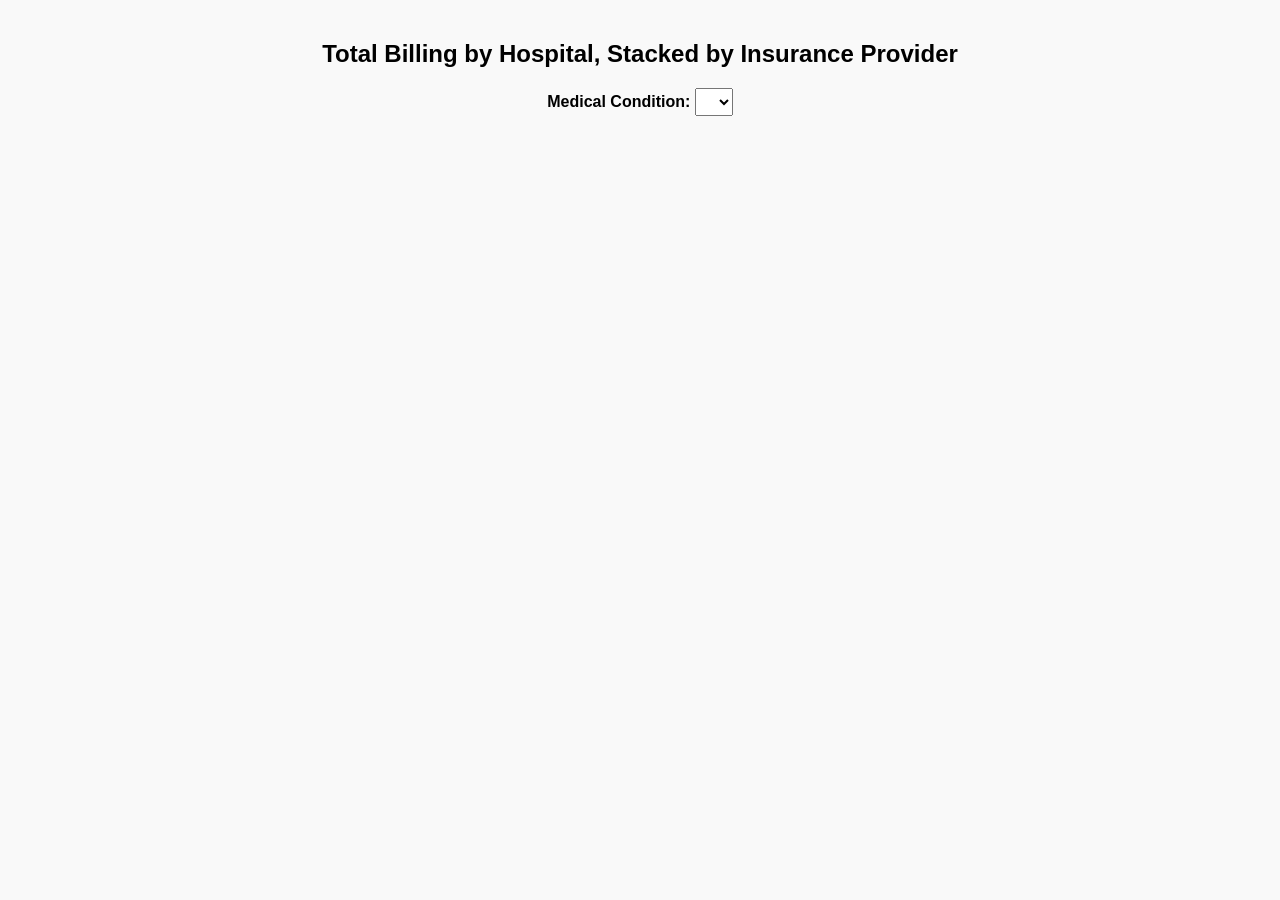
<file: interactive_viz/interactive_stacked_bar.html>
<!DOCTYPE html>
<html lang="en">
<head>
  <meta charset="UTF-8">
  <title>Billing by Hospital & Insurance</title>
  <script src="https://d3js.org/d3.v7.min.js"></script>
  <script src="interactive_bar_data.js"></script>
  <style>
    body { font-family: sans-serif; background: #f9f9f9; margin: 0; padding: 20px; }
    h2 { text-align: center; }
    #controls { text-align: center; margin-bottom: 16px; }
    select { font-size: 14px; padding: 4px 8px; }
    .bar { cursor: pointer; }
    .bar:hover { opacity: 0.75; }
    .legend-item { cursor: pointer; }
    .legend-item.faded rect { opacity: 0.2; }
    .legend-item.faded text { opacity: 0.4; }
    .tooltip {
      position: absolute; background: #222; color: #fff;
      padding: 7px 11px; border-radius: 5px; font-size: 12px;
      pointer-events: none; display: none;
    }
    #chart { display: flex; justify-content: center; }
  </style>
</head>
<body>
<h2>Total Billing by Hospital, Stacked by Insurance Provider</h2>
<div id="controls">
  <label><strong>Medical Condition: </strong>
    <select id="conditionSel"></select>
  </label>
</div>
<div id="chart"></div>
<div class="tooltip" id="tooltip"></div>

<script>
const margin = {top: 30, right: 220, bottom: 130, left: 90};
const W = 900, H = 500;
const w = W - margin.left - margin.right;
const h = H - margin.top - margin.bottom;

const svg = d3.select("#chart").append("svg")
  .attr("width", W).attr("height", H)
  .append("g").attr("transform", `translate(${margin.left},${margin.top})`);

const tooltip = d3.select("#tooltip");
const color = d3.scaleOrdinal(d3.schemeTableau10);

// Populate dropdown from data
const conditions = Object.keys(VIZ5_DATA).sort();
const sel = d3.select("#conditionSel");
conditions.forEach(c => sel.append("option").text(c).attr("value", c));

let hiddenProviders = new Set();

function render(condition) {
  svg.selectAll("*").remove();

  const records = VIZ5_DATA[condition]; // [{hospital, insurance_provider, billing_amount}]

  const providers = [...new Set(records.map(d => d.insurance_provider))].sort();
  color.domain(providers);

  // Pivot to stack format
  const hospitalMap = {};
  records.forEach(d => {
    if (!hospitalMap[d.hospital]) hospitalMap[d.hospital] = { hospital: d.hospital };
    hospitalMap[d.hospital][d.insurance_provider] = d.billing_amount;
  });
  const stackData = Object.values(hospitalMap);
  providers.forEach(p => stackData.forEach(d => { if (!d[p]) d[p] = 0; }));

  const visibleProviders = providers.filter(p => !hiddenProviders.has(p));
  const stack = d3.stack().keys(visibleProviders)(stackData);

  const x = d3.scaleBand()
    .domain(stackData.map(d => d.hospital))
    .range([0, w]).padding(0.25);

  const y = d3.scaleLinear()
    .domain([0, d3.max(stackData, d => d3.sum(visibleProviders, p => d[p]))])
    .nice().range([h, 0]);

  // Axes
  svg.append("g").attr("transform", `translate(0,${h})`)
    .call(d3.axisBottom(x))
    .selectAll("text")
    .attr("transform", "rotate(-35)")
    .style("text-anchor", "end")
    .style("font-size", "10px");

  svg.append("g")
    .call(d3.axisLeft(y).tickFormat(d => `$${d3.format(",.0f")(d)}`));

  // Axis labels
  svg.append("text")
    .attr("x", w / 2).attr("y", h + 120)
    .attr("text-anchor", "middle")
    .style("font-size", "12px").text("Hospital");

  svg.append("text")
    .attr("transform", "rotate(-90)")
    .attr("x", -h / 2).attr("y", -70)
    .attr("text-anchor", "middle")
    .style("font-size", "12px").text("Avg Billing Amount ($)");

  // Bars
  svg.selectAll(".layer").data(stack).join("g")
    .attr("class", "layer")
    .attr("fill", d => color(d.key))
    .selectAll("rect")
    .data(d => d.map(v => ({ ...v, key: d.key })))
    .join("rect")
    .attr("class", "bar")
    .attr("x", d => x(d.data.hospital))
    .attr("y", d => y(d[1]))
    .attr("height", d => Math.max(0, y(d[0]) - y(d[1])))
    .attr("width", x.bandwidth())
    .on("mouseover", (event, d) => {
      tooltip.style("display", "block")
        .html(`<strong>${d.data.hospital}</strong><br>
               Insurance: ${d.key}<br>
               Avg Billing: $${d3.format(",.0f")(d[1] - d[0])}`);
    })
    .on("mousemove", e => {
      tooltip.style("left", (e.pageX + 12) + "px").style("top", (e.pageY - 28) + "px");
    })
    .on("mouseout", () => tooltip.style("display", "none"));

  // Legend
  const legend = svg.append("g").attr("transform", `translate(${w + 20}, 0)`);
  providers.forEach((p, i) => {
    const item = legend.append("g")
      .attr("class", `legend-item${hiddenProviders.has(p) ? " faded" : ""}`)
      .attr("transform", `translate(0, ${i * 26})`)
      .on("click", () => {
        if (hiddenProviders.has(p)) hiddenProviders.delete(p);
        else hiddenProviders.add(p);
        render(document.getElementById("conditionSel").value);
      });
    item.append("rect").attr("width", 14).attr("height", 14).attr("fill", color(p));
    item.append("text").attr("x", 20).attr("y", 11).text(p).style("font-size", "12px");
  });
}

render(conditions[0]);
sel.on("change", function () {
  hiddenProviders.clear();
  render(this.value);
});
</script>
</body>
</html>
</file>
<file: webpage/proj_style.css>
h1, h2 {
    text-align: center;
    color: white;
}

body {
    background-color: rgb(8, 9, 10);
    color: white;
    font-family: 'Open Sans', sans-serif;
}
    
img {
    display: block;
    margin: 10px auto;
}


p {
    max-width: 800px;
    margin: 1rem auto;
}

.table-container {
    overflow-x: auto;
    width: 100%;
}

.dataframe {
    min-width: 1200px;
    font-size: 12px;
    border-collapse: collapse;
}

.dataframe th,
.dataframe td {
    padding: 4px 6px;
    border-bottom: 1px solid #555;
}

.dataframe th {
    background-color: #444;
}

a {
    color: #3e9ce6;
    font-size: 18px;
}

#main {
    color: white;
    width: 500px;
}

.A {
    background-color: rgb(41, 44, 48);
    padding: 20px;
    width: 50%;
    border-radius: 15px;
    display: flex;              
    flex-direction: column;
    align-items: center;
    margin: 20px auto;
}


.center-list {
    display: inline-block;   
    text-align: left;        
    padding-left: 20px;  
}


.navbar {
    background-color: #2c2f36;
    padding: 15px 0;
    position: sticky;   
    top: 0;
    z-index: 1000;
}

.navbar ul {
    list-style: none;
    display: flex;
    justify-content: center;
    margin: 0;
    padding: 0;
}

.navbar li {
    margin: 0 25px;
}

.navbar a {
    color: #3e9ce6;
    text-decoration: none;
    font-weight: bold;
    font-size: 16px; 
    padding: 8px 12px; 
}

.navbar a:hover {
    color: white;
}
</file>
